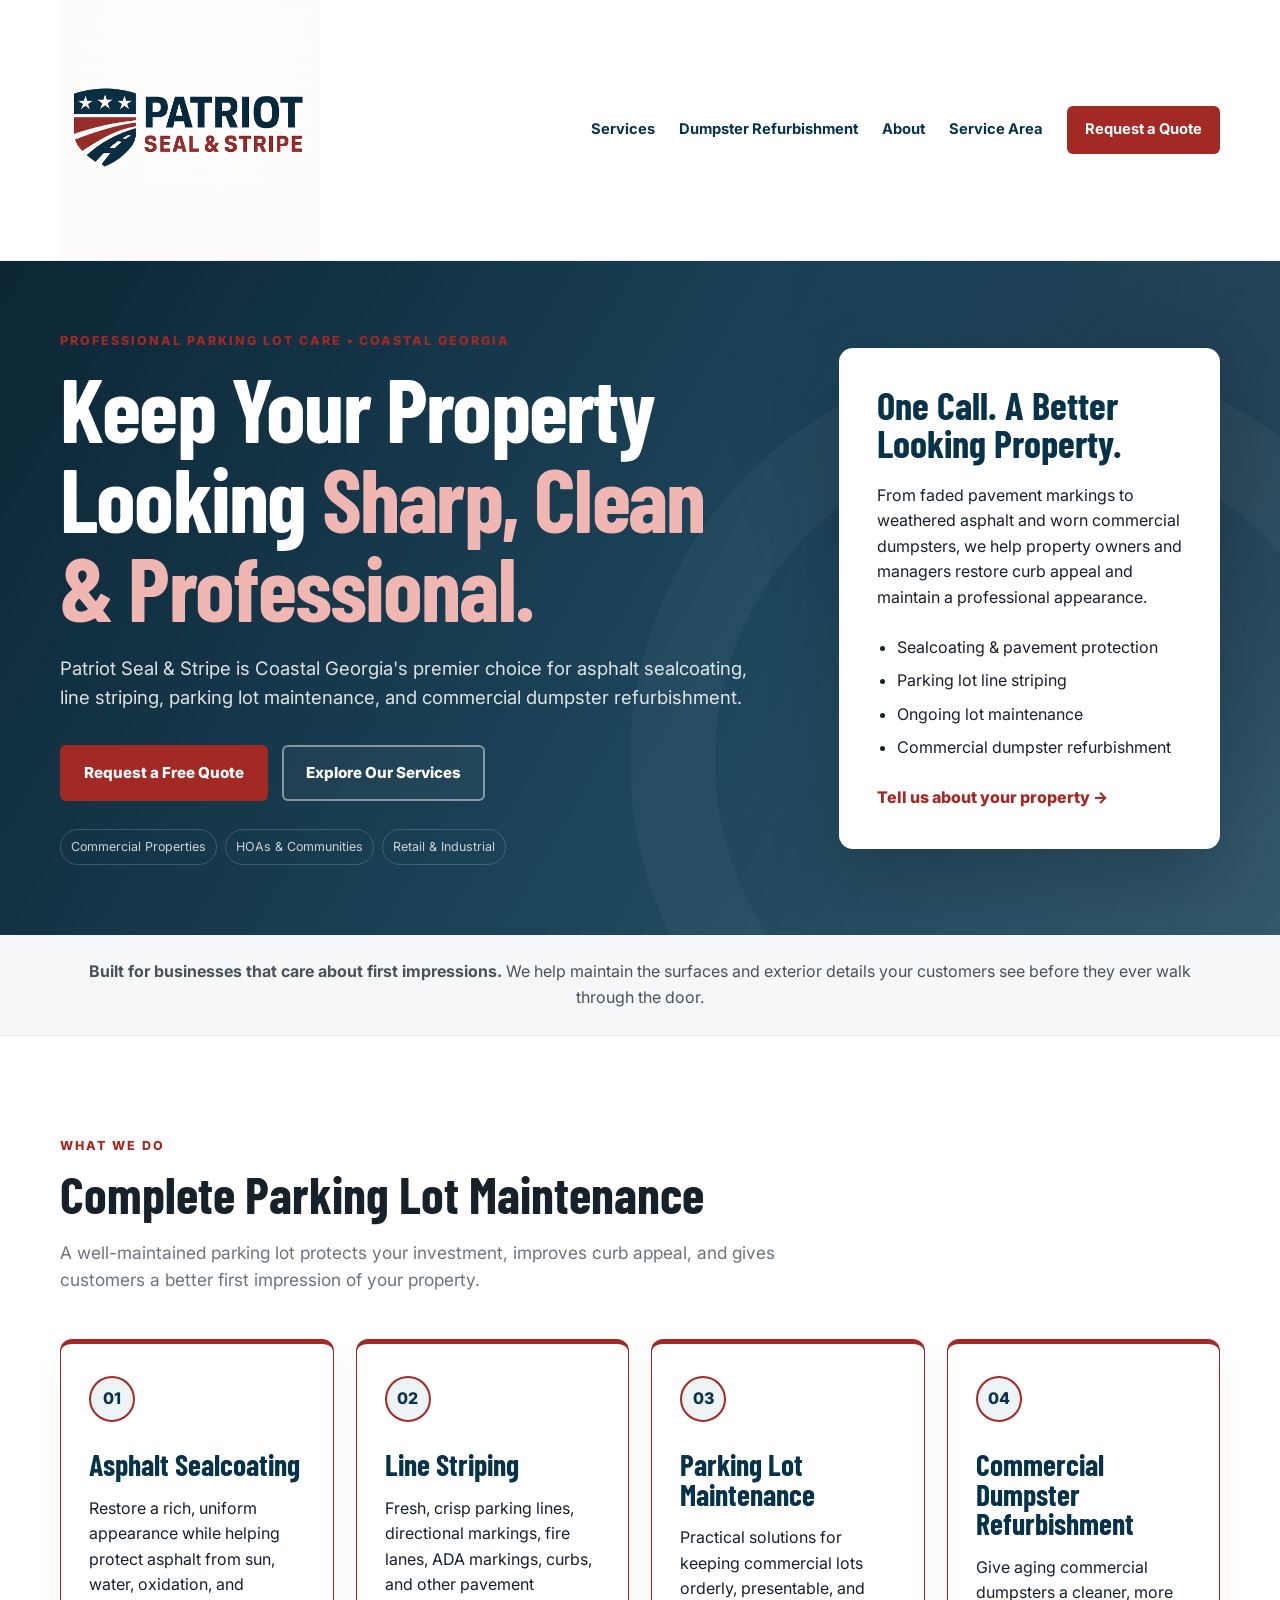
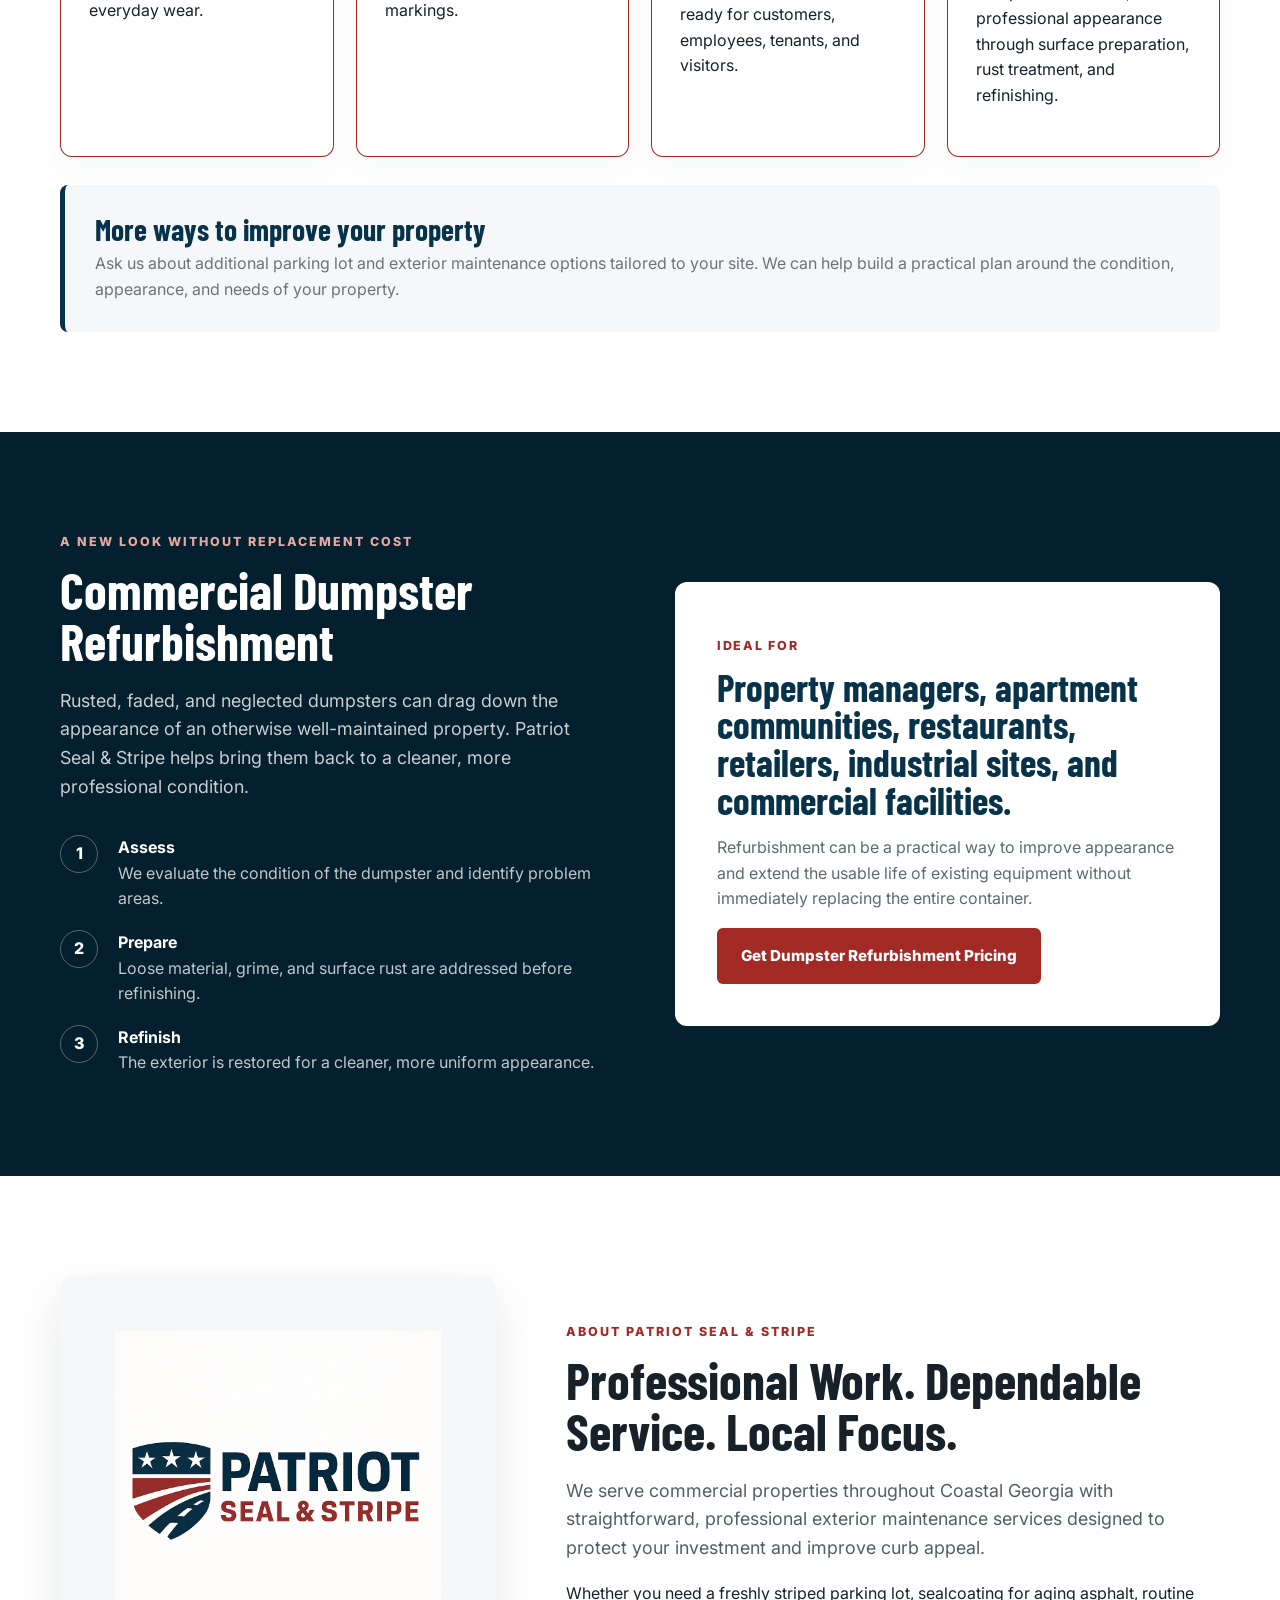
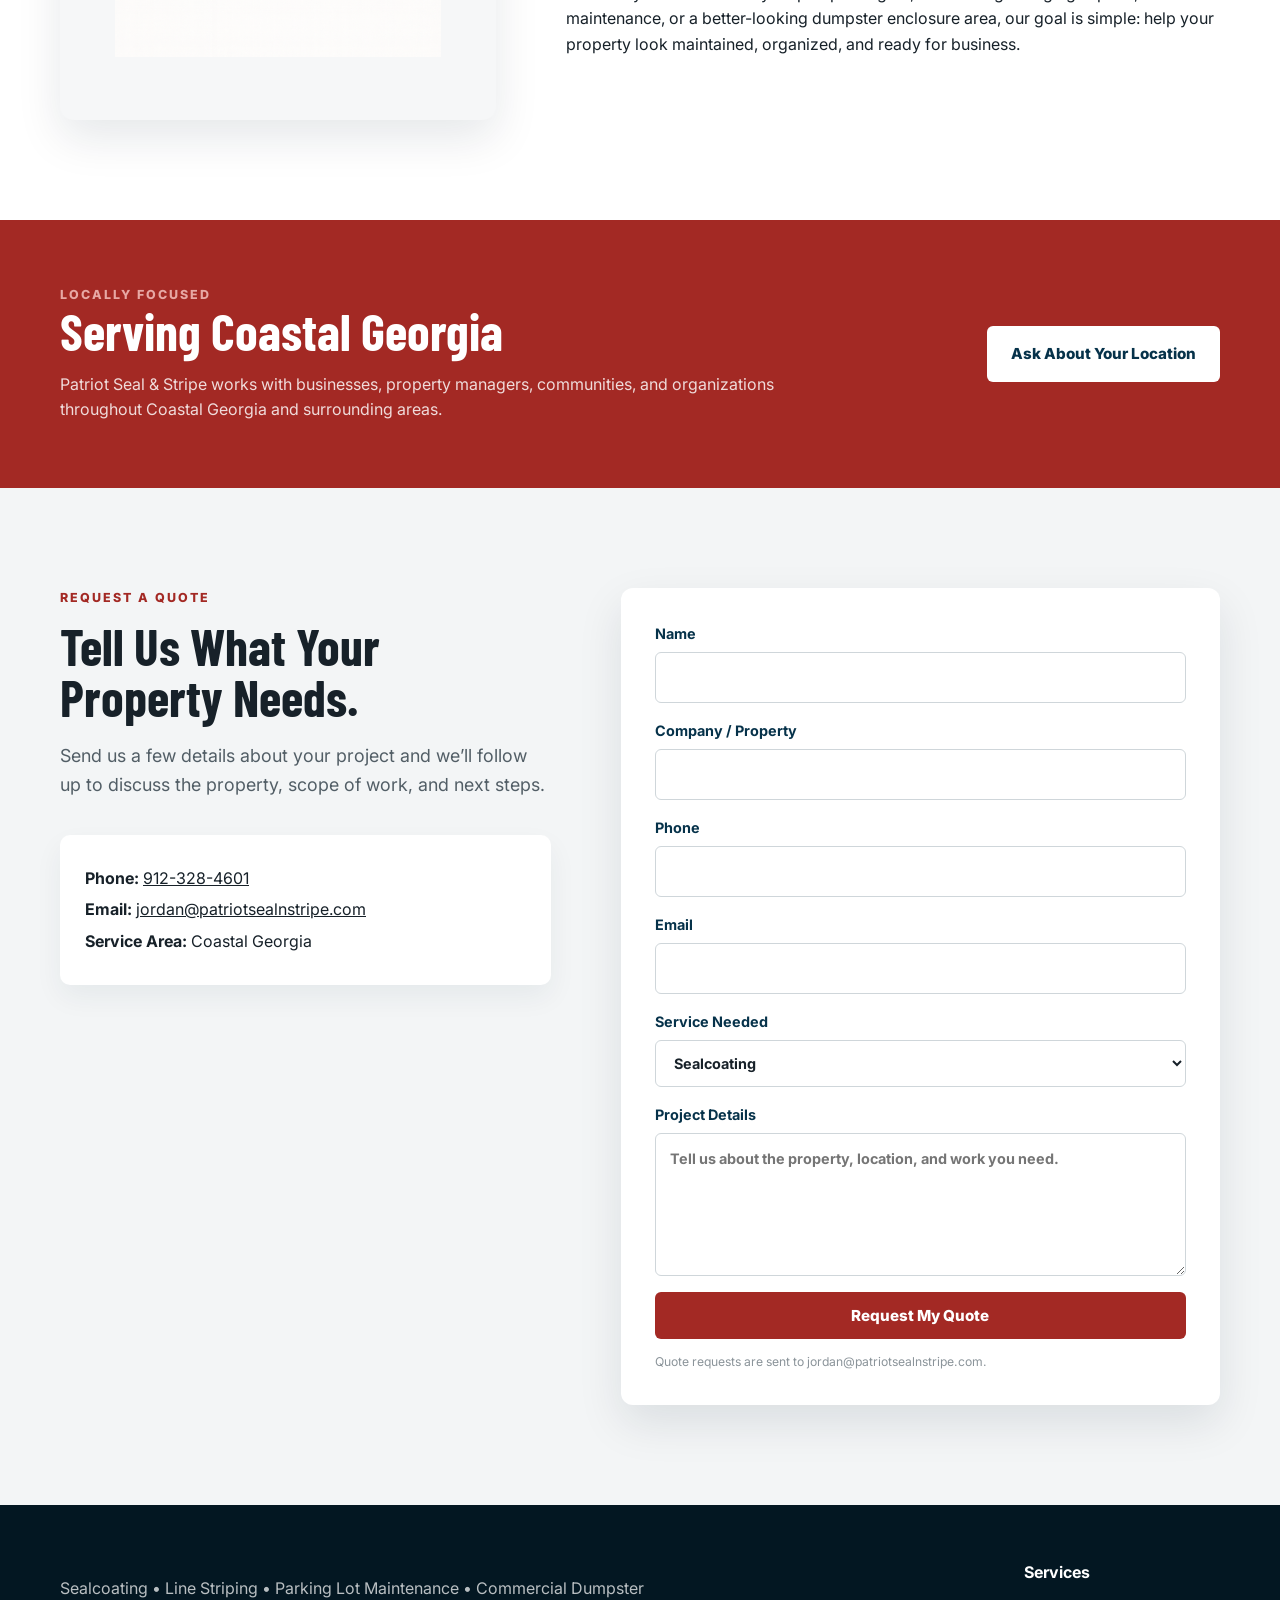
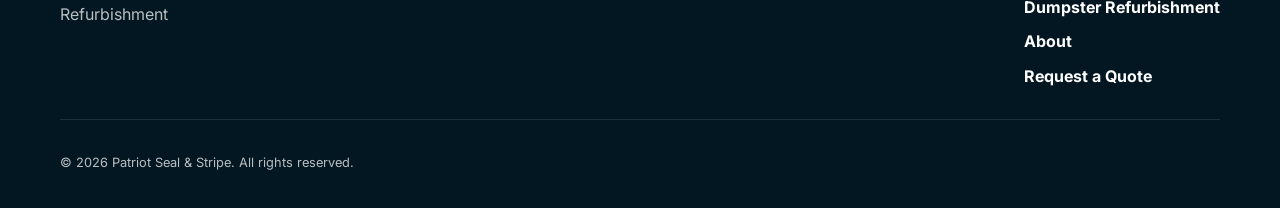
<file: index.html>
<!DOCTYPE html>
<html lang="en">
<head>
  <meta charset="UTF-8">
  <meta name="viewport" content="width=device-width, initial-scale=1.0">
  <meta name="description" content="Patriot Seal & Stripe provides asphalt sealcoating, line striping, parking lot maintenance, and commercial dumpster refurbishment throughout Coastal Georgia.">
  <title>Patriot Seal & Stripe | Coastal Georgia Parking Lot Maintenance</title>
  <link rel="canonical" href="https://patriosealnstripe.com/">
  <meta property="og:title" content="Patriot Seal & Stripe | Coastal Georgia Parking Lot Maintenance">
  <meta property="og:description" content="Sealcoating, line striping, parking lot maintenance, and commercial dumpster refurbishment throughout Coastal Georgia.">
  <meta property="og:url" content="https://patriosealnstripe.com/">
  <meta property="og:type" content="website">

  <link rel="preconnect" href="https://fonts.googleapis.com">
  <link rel="preconnect" href="https://fonts.gstatic.com" crossorigin>
  <link href="https://fonts.googleapis.com/css2?family=Barlow+Condensed:wght@600;700;800&family=Inter:wght@400;500;600;700&display=swap" rel="stylesheet">
  <link rel="stylesheet" href="styles.css">
</head>
<body>
  <header class="site-header">
    <div class="container nav-wrap">
      <a class="brand" href="#top" aria-label="Patriot Seal & Stripe home">
        <img src="assets/patriot-seal-stripe-logo.png" alt="Patriot Seal & Stripe">
      </a>

      <button class="menu-toggle" aria-label="Open navigation" aria-expanded="false">
        <span></span><span></span><span></span>
      </button>

      <nav class="main-nav" aria-label="Primary navigation">
        <a href="#services">Services</a>
        <a href="#dumpsters">Dumpster Refurbishment</a>
        <a href="#about">About</a>
        <a href="#service-area">Service Area</a>
        <a class="nav-cta" href="#quote">Request a Quote</a>
      </nav>
    </div>
  </header>

  <main id="top">
    <section class="hero">
      <div class="hero-overlay"></div>
      <div class="container hero-grid">
        <div class="hero-copy">
          <p class="eyebrow">Professional Parking Lot Care • Coastal Georgia</p>
          <h1>Keep Your Property Looking <span>Sharp, Clean & Professional.</span></h1>
          <p class="hero-text">
            Patriot Seal & Stripe is Coastal Georgia's premier choice for asphalt sealcoating,
            line striping, parking lot maintenance, and commercial dumpster refurbishment.
          </p>
          <div class="hero-actions">
            <a class="btn btn-primary" href="#quote">Request a Free Quote</a>
            <a class="btn btn-secondary" href="#services">Explore Our Services</a>
          </div>
          <div class="trust-row">
            <span>Commercial Properties</span>
            <span>HOAs & Communities</span>
            <span>Retail & Industrial</span>
          </div>
        </div>

        <div class="hero-card">
          <h2>One Call. A Better Looking Property.</h2>
          <p>
            From faded pavement markings to weathered asphalt and worn commercial dumpsters,
            we help property owners and managers restore curb appeal and maintain a professional appearance.
          </p>
          <ul>
            <li>Sealcoating & pavement protection</li>
            <li>Parking lot line striping</li>
            <li>Ongoing lot maintenance</li>
            <li>Commercial dumpster refurbishment</li>
          </ul>
          <a href="#quote" class="text-link">Tell us about your property →</a>
        </div>
      </div>
    </section>

    <section class="intro-strip">
      <div class="container">
        <p>
          <strong>Built for businesses that care about first impressions.</strong>
          We help maintain the surfaces and exterior details your customers see before they ever walk through the door.
        </p>
      </div>
    </section>

    <section class="section" id="services">
      <div class="container">
        <div class="section-heading">
          <p class="eyebrow">What We Do</p>
          <h2>Complete Parking Lot Maintenance</h2>
          <p>
            A well-maintained parking lot protects your investment, improves curb appeal, and gives customers
            a better first impression of your property.
          </p>
        </div>

        <div class="service-grid">
          <article class="service-card">
            <div class="icon">01</div>
            <h3>Asphalt Sealcoating</h3>
            <p>
              Restore a rich, uniform appearance while helping protect asphalt from sun, water, oxidation,
              and everyday wear.
            </p>
          </article>

          <article class="service-card">
            <div class="icon">02</div>
            <h3>Line Striping</h3>
            <p>
              Fresh, crisp parking lines, directional markings, fire lanes, ADA markings, curbs,
              and other pavement markings.
            </p>
          </article>

          <article class="service-card">
            <div class="icon">03</div>
            <h3>Parking Lot Maintenance</h3>
            <p>
              Practical solutions for keeping commercial lots orderly, presentable, and ready for customers,
              employees, tenants, and visitors.
            </p>
          </article>

          <article class="service-card">
            <div class="icon">04</div>
            <h3>Commercial Dumpster Refurbishment</h3>
            <p>
              Give aging commercial dumpsters a cleaner, more professional appearance through surface preparation,
              rust treatment, and refinishing.
            </p>
          </article>
        </div>

        <div class="more-services">
          <h3>More ways to improve your property</h3>
          <p>
            Ask us about additional parking lot and exterior maintenance options tailored to your site.
            We can help build a practical plan around the condition, appearance, and needs of your property.
          </p>
        </div>
      </div>
    </section>

    <section class="section dark-section" id="dumpsters">
      <div class="container split">
        <div>
          <p class="eyebrow light">A New Look Without Replacement Cost</p>
          <h2>Commercial Dumpster Refurbishment</h2>
          <p class="lead">
            Rusted, faded, and neglected dumpsters can drag down the appearance of an otherwise well-maintained property.
            Patriot Seal & Stripe helps bring them back to a cleaner, more professional condition.
          </p>

          <div class="process">
            <div><span>1</span><p><strong>Assess</strong><br>We evaluate the condition of the dumpster and identify problem areas.</p></div>
            <div><span>2</span><p><strong>Prepare</strong><br>Loose material, grime, and surface rust are addressed before refinishing.</p></div>
            <div><span>3</span><p><strong>Refinish</strong><br>The exterior is restored for a cleaner, more uniform appearance.</p></div>
          </div>
        </div>

        <div class="feature-panel">
          <p class="mini-label">Ideal For</p>
          <h3>Property managers, apartment communities, restaurants, retailers, industrial sites, and commercial facilities.</h3>
          <p>
            Refurbishment can be a practical way to improve appearance and extend the usable life of existing equipment
            without immediately replacing the entire container.
          </p>
          <a class="btn btn-primary" href="#quote">Get Dumpster Refurbishment Pricing</a>
        </div>
      </div>
    </section>

    <section class="section" id="about">
      <div class="container split about-grid">
        <div class="about-mark">
          <img src="assets/patriot-seal-stripe-logo.png" alt="Patriot Seal & Stripe logo">
        </div>

        <div>
          <p class="eyebrow">About Patriot Seal & Stripe</p>
          <h2>Professional Work. Dependable Service. Local Focus.</h2>
          <p class="lead dark">
            We serve commercial properties throughout Coastal Georgia with straightforward,
            professional exterior maintenance services designed to protect your investment and improve curb appeal.
          </p>
          <p>
            Whether you need a freshly striped parking lot, sealcoating for aging asphalt,
            routine maintenance, or a better-looking dumpster enclosure area, our goal is simple:
            help your property look maintained, organized, and ready for business.
          </p>
        </div>
      </div>
    </section>

    <section class="service-area" id="service-area">
      <div class="container service-area-inner">
        <div>
          <p class="eyebrow light">Locally Focused</p>
          <h2>Serving Coastal Georgia</h2>
          <p>
            Patriot Seal & Stripe works with businesses, property managers, communities, and organizations
            throughout Coastal Georgia and surrounding areas.
          </p>
        </div>
        <a class="btn btn-light" href="#quote">Ask About Your Location</a>
      </div>
    </section>

    <section class="section quote-section" id="quote">
      <div class="container quote-grid">
        <div>
          <p class="eyebrow">Request a Quote</p>
          <h2>Tell Us What Your Property Needs.</h2>
          <p class="lead dark">
            Send us a few details about your project and we’ll follow up to discuss the property,
            scope of work, and next steps.
          </p>

          <div class="contact-placeholder">
            <p><strong>Phone:</strong> <a href="tel:+19123284601">912-328-4601</a></p>
            <p><strong>Email:</strong> <a href="mailto:jordan@patriotsealnstripe.com">jordan@patriotsealnstripe.com</a></p>
            <p><strong>Service Area:</strong> Coastal Georgia</p>
          </div>
        </div>

        <form class="quote-form" action="https://formsubmit.co/jordan@patriotsealnstripe.com" method="POST">
          <input type="hidden" name="_subject" value="New Patriot Seal & Stripe Website Quote Request">
          <input type="hidden" name="_captcha" value="false">

          <label>
            Name
            <input type="text" name="name" required>
          </label>

          <label>
            Company / Property
            <input type="text" name="company">
          </label>

          <label>
            Phone
            <input type="tel" name="phone" required>
          </label>

          <label>
            Email
            <input type="email" name="email" required>
          </label>

          <label>
            Service Needed
            <select name="service">
              <option>Sealcoating</option>
              <option>Line Striping</option>
              <option>Parking Lot Maintenance</option>
              <option>Commercial Dumpster Refurbishment</option>
              <option>Multiple Services</option>
              <option>Other</option>
            </select>
          </label>

          <label>
            Project Details
            <textarea name="message" rows="5" placeholder="Tell us about the property, location, and work you need."></textarea>
          </label>

          <button class="btn btn-primary full-width" type="submit">Request My Quote</button>
          <p class="form-note">Quote requests are sent to jordan@patriotsealnstripe.com.</p>
        </form>
      </div>
    </section>
  </main>

  <footer>
    <div class="container footer-grid">
      <div>
        <p>Sealcoating • Line Striping • Parking Lot Maintenance • Commercial Dumpster Refurbishment</p>
      </div>

      <div class="footer-links">
        <a href="#services">Services</a>
        <a href="#dumpsters">Dumpster Refurbishment</a>
        <a href="#about">About</a>
        <a href="#quote">Request a Quote</a>
      </div>
    </div>

    <div class="container copyright">
      <p>© <span id="year"></span> Patriot Seal & Stripe. All rights reserved.</p>
    </div>
  </footer>

  <script src="script.js"></script>
</body>
</html>
</file>
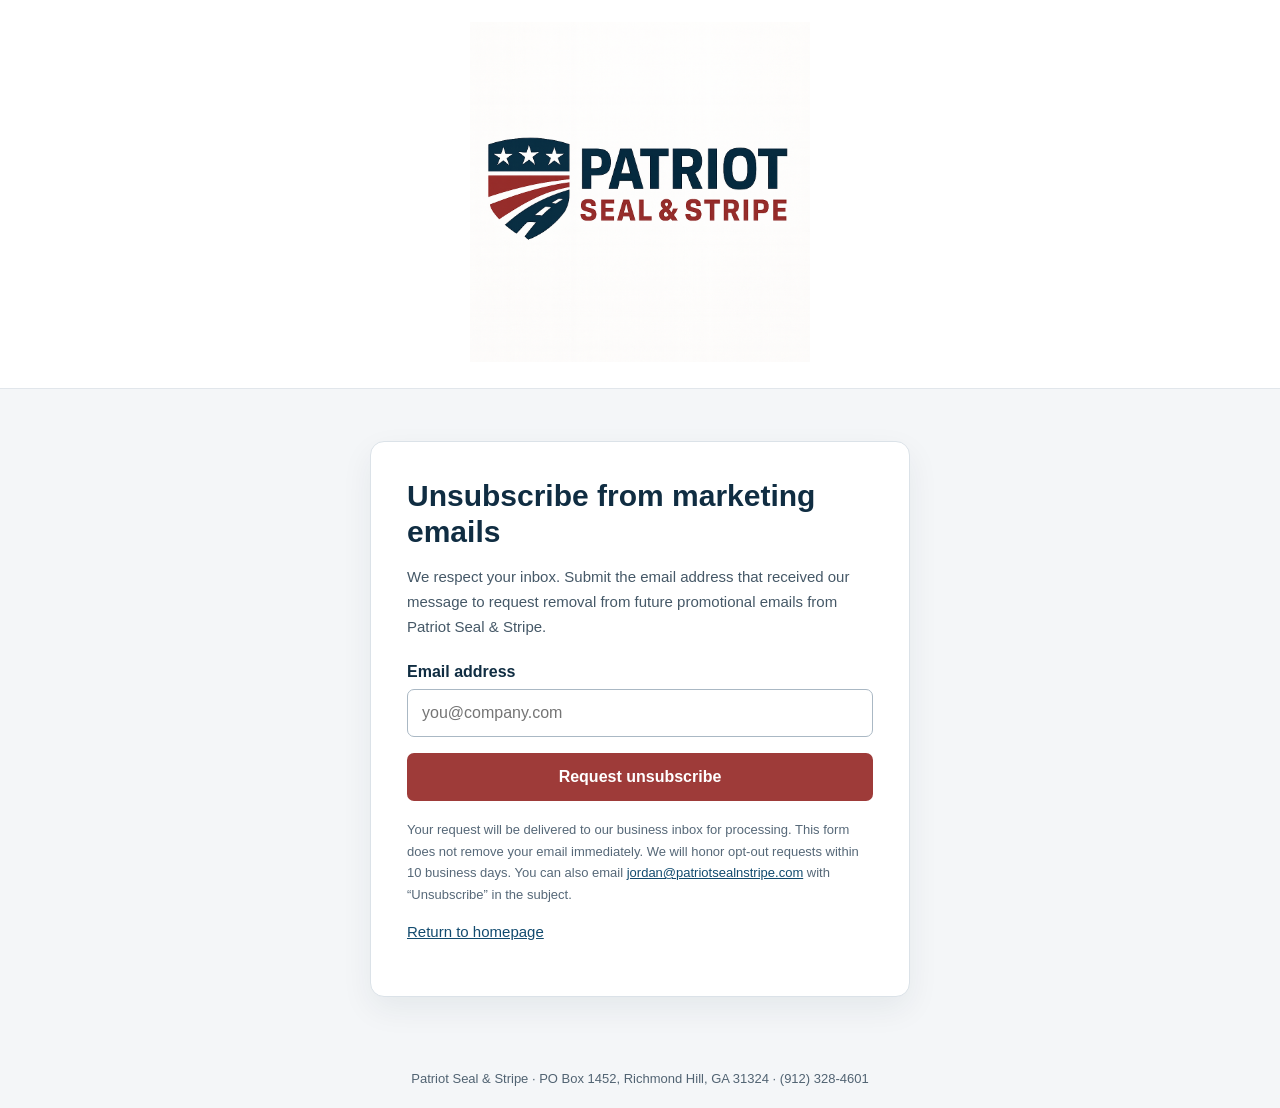
<file: unsubscribe/index.html>
<!doctype html>
<html lang="en">
<head>
  <meta charset="utf-8">
  <meta name="viewport" content="width=device-width, initial-scale=1">
  <meta name="robots" content="noindex,follow">
  <meta name="description" content="Opt out of promotional email from Patriot Seal & Stripe.">
  <title>Unsubscribe | Patriot Seal & Stripe</title>
  <link rel="icon" href="../assets/patriot-seal-stripe-logo.png">
  <style>
    :root{color-scheme:light;font-family:Inter,Arial,sans-serif;color:#102d42;background:#f4f6f8}
    *{box-sizing:border-box}body{margin:0;min-height:100vh;display:flex;flex-direction:column}
    header{background:#fff;border-bottom:1px solid #e1e6eb;padding:22px 20px;text-align:center}
    header img{width:min(340px,85vw);height:auto;display:inline-block}
    main{flex:1;display:grid;place-items:center;padding:52px 20px}
    .panel{background:#fff;max-width:540px;width:100%;padding:36px;border:1px solid #dbe2e8;border-radius:14px;box-shadow:0 12px 32px #102d4211}
    h1{font-size:30px;line-height:1.2;margin:0 0 14px}p{font-size:15px;line-height:1.65;color:#455867}
    label{display:block;font-weight:700;margin:24px 0 8px}
    input{width:100%;padding:14px;border:1px solid #aab8c4;border-radius:7px;font-size:16px}
    button{margin-top:16px;width:100%;background:#9e3b39;color:#fff;font-size:16px;font-weight:700;border:0;border-radius:7px;padding:15px;cursor:pointer}
    button:hover{background:#842c2b}a{color:#124b6f}
    .note{font-size:13px;color:#566878;margin-top:18px}
    footer{text-align:center;padding:22px;color:#516372;font-size:13px}
    @media(max-width:480px){.panel{padding:26px 22px}h1{font-size:26px}}
  </style>
</head>
<body>
<header><a href="../" aria-label="Patriot Seal & Stripe home"><img src="../assets/patriot-seal-stripe-logo.png" alt="Patriot Seal & Stripe"></a></header>
<main>
  <section class="panel" aria-labelledby="heading">
    <h1 id="heading">Unsubscribe from marketing emails</h1>
    <p>We respect your inbox. Submit the email address that received our message to request removal from future promotional emails from Patriot Seal & Stripe.</p>
    <form action="https://formsubmit.co/jordan@patriotsealnstripe.com" method="POST">
      <input type="hidden" name="_subject" value="UNSUBSCRIBE REQUEST - Patriot Seal & Stripe">
      <input type="hidden" name="_template" value="table">
      <input type="hidden" name="request_type" value="Unsubscribe from all Patriot Seal & Stripe marketing emails">
      <input type="text" name="_honey" style="display:none" tabindex="-1" autocomplete="off" aria-hidden="true">
      <label for="email">Email address</label>
      <input id="email" name="email" type="email" autocomplete="email" placeholder="you@company.com" required maxlength="254">
      <button type="submit">Request unsubscribe</button>
    </form>
    <p class="note">Your request will be delivered to our business inbox for processing. This form does not remove your email immediately. We will honor opt-out requests within 10 business days. You can also email <a href="mailto:jordan@patriotsealnstripe.com?subject=Unsubscribe">jordan@patriotsealnstripe.com</a> with “Unsubscribe” in the subject.</p>
    <p><a href="../">Return to homepage</a></p>
  </section>
</main>
<footer>Patriot Seal &amp; Stripe · PO Box 1452, Richmond Hill, GA 31324 · (912) 328-4601</footer>
</body>
</html>
</file>
<file: styles.css>
:root {
  --navy: #06324a;
  --navy-dark: #041f2e;
  --red: #a32924;
  --red-dark: #7f1f1b;
  --white: #ffffff;
  --off-white: #f6f7f8;
  --light-gray: #e7eaed;
  --mid-gray: #6b747b;
  --text: #172129;
  --shadow: 0 18px 45px rgba(3, 31, 46, 0.10);
}

* {
  box-sizing: border-box;
}

html {
  scroll-behavior: smooth;
}

body {
  margin: 0;
  font-family: "Inter", Arial, sans-serif;
  color: var(--text);
  background: var(--white);
  line-height: 1.6;
}

img {
  max-width: 100%;
}

a {
  color: inherit;
}

.container {
  width: min(1160px, calc(100% - 40px));
  margin: 0 auto;
}

.site-header {
  position: sticky;
  top: 0;
  z-index: 999;
  background: rgba(255, 255, 255, 0.96);
  backdrop-filter: blur(12px);
  border-bottom: 1px solid rgba(6, 50, 74, 0.08);
}

.nav-wrap {
  min-height: 86px;
  display: flex;
  align-items: center;
  justify-content: space-between;
  gap: 30px;
}

.brand img {
  width: 260px;
  display: block;
}

.main-nav {
  display: flex;
  align-items: center;
  gap: 24px;
}

.main-nav a {
  text-decoration: none;
  font-size: 0.92rem;
  font-weight: 700;
  color: var(--navy);
}

.main-nav a:hover {
  color: var(--red);
}

.nav-cta {
  background: var(--red);
  color: white !important;
  padding: 12px 18px;
  border-radius: 6px;
}

.menu-toggle {
  display: none;
  border: 0;
  background: transparent;
  padding: 8px;
}

.menu-toggle span {
  display: block;
  width: 26px;
  height: 3px;
  background: var(--navy);
  margin: 5px 0;
}

.hero {
  position: relative;
  overflow: hidden;
  color: white;
  background:
    linear-gradient(120deg, rgba(4,31,46,.97), rgba(6,50,74,.91) 55%, rgba(6,50,74,.82)),
    radial-gradient(circle at 90% 20%, rgba(163,41,36,.55), transparent 35%);
}

.hero::after {
  content: "";
  position: absolute;
  inset: auto -160px -230px auto;
  width: 640px;
  height: 640px;
  border-radius: 50%;
  border: 85px solid rgba(255,255,255,.035);
}

.hero-grid {
  position: relative;
  z-index: 2;
  min-height: 650px;
  display: grid;
  grid-template-columns: 1.3fr .7fr;
  gap: 70px;
  align-items: center;
  padding-top: 70px;
  padding-bottom: 70px;
}

.eyebrow {
  margin: 0 0 12px;
  text-transform: uppercase;
  letter-spacing: .16em;
  font-size: .78rem;
  font-weight: 800;
  color: var(--red);
}

.eyebrow.light {
  color: #e7a8a4;
}

h1, h2, h3 {
  font-family: "Barlow Condensed", Arial, sans-serif;
  line-height: 1;
  margin-top: 0;
}

h1 {
  font-size: clamp(3.6rem, 7vw, 6.4rem);
  letter-spacing: -.02em;
  margin-bottom: 22px;
}

h1 span {
  color: #efb6b2;
}

h2 {
  font-size: clamp(2.5rem, 4vw, 4rem);
  margin-bottom: 20px;
}

h3 {
  font-size: 1.85rem;
  margin-bottom: 12px;
}

.hero-text {
  max-width: 720px;
  font-size: 1.16rem;
  color: rgba(255,255,255,.86);
}

.hero-actions {
  display: flex;
  gap: 14px;
  flex-wrap: wrap;
  margin-top: 32px;
}

.btn {
  display: inline-flex;
  align-items: center;
  justify-content: center;
  text-decoration: none;
  font-weight: 800;
  padding: 14px 22px;
  border-radius: 6px;
  border: 2px solid transparent;
  transition: .2s ease;
  cursor: pointer;
  font-family: inherit;
  font-size: .95rem;
}

.btn:hover {
  transform: translateY(-2px);
}

.btn-primary {
  background: var(--red);
  color: white;
}

.btn-primary:hover {
  background: var(--red-dark);
}

.btn-secondary {
  color: white;
  border-color: rgba(255,255,255,.45);
  background: rgba(255,255,255,.04);
}

.btn-light {
  background: white;
  color: var(--navy);
}

.trust-row {
  display: flex;
  flex-wrap: wrap;
  gap: 8px;
  margin-top: 28px;
}

.trust-row span {
  padding: 7px 10px;
  border: 1px solid rgba(255,255,255,.18);
  border-radius: 999px;
  font-size: .78rem;
  color: rgba(255,255,255,.78);
}

.hero-card {
  background: white;
  color: var(--text);
  padding: 38px;
  border-radius: 14px;
  box-shadow: 0 30px 70px rgba(0,0,0,.18);
}

.hero-card h2 {
  font-size: 2.4rem;
  color: var(--navy);
}

.hero-card ul {
  padding-left: 20px;
  margin: 24px 0;
}

.hero-card li {
  margin: 8px 0;
}

.text-link {
  font-weight: 800;
  color: var(--red);
  text-decoration: none;
}

.intro-strip {
  padding: 24px 0;
  border-bottom: 1px solid var(--light-gray);
  background: var(--off-white);
}

.intro-strip p {
  margin: 0;
  text-align: center;
  color: #48525a;
}

.section {
  padding: 100px 0;
}

.section-heading {
  max-width: 760px;
  margin-bottom: 45px;
}

.section-heading p:last-child {
  font-size: 1.08rem;
  color: var(--mid-gray);
}

.service-grid {
  display: grid;
  grid-template-columns: repeat(4, 1fr);
  gap: 22px;
}

.service-card {
  padding: 32px 28px;
  border: 1px solid var(--red);
  border-top: 5px solid var(--red);
  border-radius: 12px;
  background: white;
  box-shadow: 0 12px 30px rgba(6,50,74,.04);
}

.service-card .icon {
  width: 46px;
  height: 46px;
  border: 2px solid var(--red);
  border-radius: 50%;
  display: grid;
  place-items: center;
  background: #eef3f5;
  color: var(--navy);
  font-weight: 800;
  margin-bottom: 28px;
}

.service-card h3 {
  color: var(--navy);
}

.more-services {
  margin-top: 28px;
  padding: 30px;
  background: var(--off-white);
  border-left: 5px solid var(--navy);
  border-radius: 8px;
}

.more-services h3 {
  margin-bottom: 6px;
  color: var(--navy);
}

.more-services p {
  margin: 0;
  color: var(--mid-gray);
}

.dark-section {
  color: white;
  background: var(--navy-dark);
}

.split {
  display: grid;
  grid-template-columns: 1fr 1fr;
  gap: 70px;
  align-items: center;
}

.lead {
  font-size: 1.12rem;
  color: rgba(255,255,255,.78);
}

.lead.dark {
  color: #525e66;
}

.process {
  margin-top: 34px;
  display: grid;
  gap: 18px;
}

.process > div {
  display: grid;
  grid-template-columns: 44px 1fr;
  gap: 14px;
  align-items: start;
}

.process span {
  width: 38px;
  height: 38px;
  border: 1px solid rgba(255,255,255,.32);
  border-radius: 50%;
  display: grid;
  place-items: center;
  font-weight: 800;
}

.process p {
  margin: 0;
  color: rgba(255,255,255,.75);
}

.process strong {
  color: white;
}

.feature-panel {
  background: white;
  color: var(--text);
  padding: 42px;
  border-radius: 12px;
}

.feature-panel h3 {
  font-size: 2.35rem;
  color: var(--navy);
}

.feature-panel p {
  color: #5f6970;
}

.mini-label {
  color: var(--red) !important;
  text-transform: uppercase;
  font-size: .78rem;
  font-weight: 800;
  letter-spacing: .14em;
}

.about-grid {
  grid-template-columns: .8fr 1.2fr;
}

.about-mark {
  background: var(--off-white);
  border-radius: 14px;
  padding: 55px;
  box-shadow: var(--shadow);
}

.service-area {
  padding: 65px 0;
  background: var(--red);
  color: white;
}

.service-area-inner {
  display: flex;
  justify-content: space-between;
  align-items: center;
  gap: 40px;
}

.service-area h2 {
  margin-bottom: 10px;
}

.service-area p {
  max-width: 760px;
  margin-bottom: 0;
  color: rgba(255,255,255,.83);
}

.quote-section {
  background: #f3f5f6;
}

.quote-grid {
  display: grid;
  grid-template-columns: .9fr 1.1fr;
  gap: 70px;
}

.contact-placeholder {
  margin-top: 35px;
  padding: 25px;
  background: white;
  border-radius: 10px;
  box-shadow: 0 12px 28px rgba(6,50,74,.06);
}

.contact-placeholder p {
  margin: 6px 0;
}

.contact-placeholder span {
  color: var(--red);
}

.quote-form {
  background: white;
  border-radius: 12px;
  padding: 34px;
  box-shadow: var(--shadow);
}

.quote-form label {
  display: block;
  font-weight: 700;
  font-size: .9rem;
  margin-bottom: 16px;
  color: var(--navy);
}

.quote-form input,
.quote-form select,
.quote-form textarea {
  display: block;
  width: 100%;
  margin-top: 7px;
  padding: 13px 14px;
  border: 1px solid #cfd6da;
  border-radius: 6px;
  font: inherit;
  color: var(--text);
  background: white;
}

.quote-form input:focus,
.quote-form select:focus,
.quote-form textarea:focus {
  outline: 2px solid rgba(163,41,36,.18);
  border-color: var(--red);
}

.full-width {
  width: 100%;
  border: 0;
}

.form-note {
  margin-bottom: 0;
  font-size: .76rem;
  color: #8b949a;
}

footer {
  background: #031722;
  color: rgba(255,255,255,.72);
  padding: 55px 0 22px;
}

.footer-grid {
  display: grid;
  grid-template-columns: 1fr auto;
  gap: 30px;
  align-items: start;
}

.footer-grid p {
  max-width: 650px;
}

.footer-links {
  display: grid;
  gap: 9px;
}

.footer-links a {
  color: white;
  text-decoration: none;
  font-weight: 700;
}

.copyright {
  margin-top: 30px;
  padding-top: 20px;
  border-top: 1px solid rgba(255,255,255,.1);
  font-size: .8rem;
}

@media (max-width: 980px) {
  .menu-toggle {
    display: block;
  }

  .main-nav {
    position: absolute;
    top: 86px;
    left: 0;
    right: 0;
    background: white;
    border-bottom: 1px solid var(--light-gray);
    padding: 20px;
    display: none;
    flex-direction: column;
    align-items: stretch;
    gap: 8px;
  }

  .main-nav.open {
    display: flex;
  }

  .main-nav a {
    padding: 10px;
  }

  .hero-grid,
  .split,
  .quote-grid {
    grid-template-columns: 1fr;
  }

  .hero-grid {
    gap: 35px;
  }

  .service-grid {
    grid-template-columns: repeat(2, 1fr);
  }

  .service-area-inner {
    align-items: flex-start;
    flex-direction: column;
  }
}

@media (max-width: 640px) {
  .container {
    width: min(100% - 28px, 1160px);
  }

  .nav-wrap {
    min-height: 74px;
  }

  .brand img {
    width: 205px;
  }

  .main-nav {
    top: 74px;
  }

  .hero-grid {
    min-height: auto;
    padding-top: 60px;
    padding-bottom: 60px;
  }

  h1 {
    font-size: 3.25rem;
  }

  .hero-card {
    padding: 27px;
  }

  .section {
    padding: 72px 0;
  }

  .service-grid {
    grid-template-columns: 1fr;
  }

  .feature-panel,
  .quote-form,
  .about-mark {
    padding: 28px;
  }

  .footer-grid {
    grid-template-columns: 1fr;
  }
}
</file>
